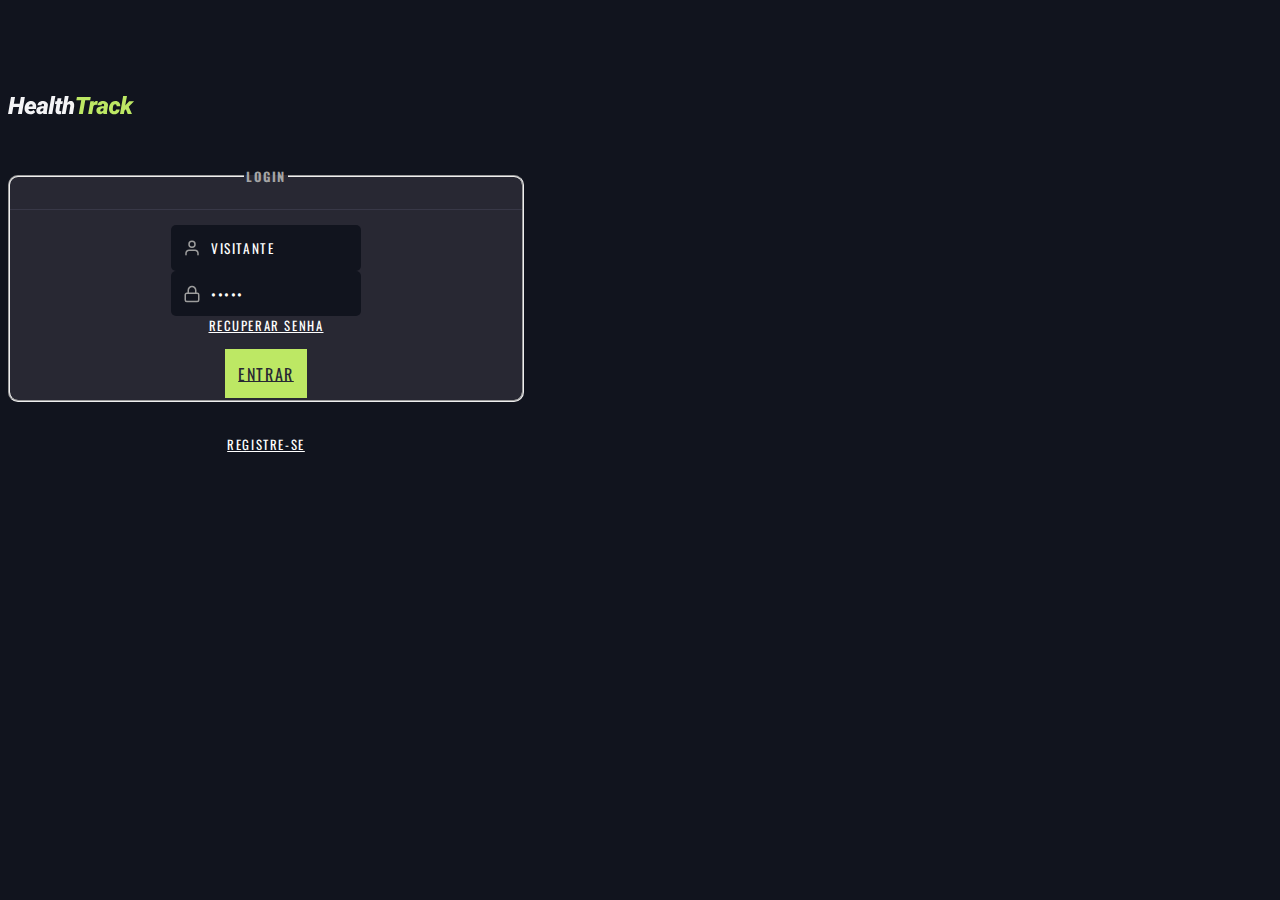
<file: index.html>
<!doctype html>
<html lang="pt-br">
<head>
    <meta charset="utf-8">
    <meta name="viewport" content="width=device-width, initial-scale=1">
    <link rel="icon" type="image/x-icon" href="./favicon.ico">
    <link href="https://cdn.jsdelivr.net/npm/bootstrap@5.0.2/dist/css/bootstrap.min.css" rel="stylesheet"
        integrity="sha384-EVSTQN3/azprG1Anm3QDgpJLIm9Nao0Yz1ztcQTwFspd3yD65VohhpuuCOmLASjC" crossorigin="anonymous">
    <link href="./css/style.css" rel="stylesheet">
    <link rel="preconnect" href="https://fonts.googleapis.com">
    <link rel="preconnect" href="https://fonts.gstatic.com" crossorigin>
    <link href="https://fonts.googleapis.com/css2?family=Oswald:wght@500&display=swap" rel="stylesheet">
    <title>HealthTrack</title>
</head>
<body>
    <header class="login">
        <div class="container">
            <figure id="logo"><img src="./img/logo.svg" alt="Logo HealthTrack"></figure>
        </div>
    </header>
    <div class="container">
        <form class="form-login">
            <fieldset class="fieldset-login">
                <legend>
                    <h1>Login</h1>
                </legend>
                <div class="fildset-content d-grid">
                    <div class="mb-3">
                        <input
                            type="email"
                            class="form-control form-user"
                            id="inputEmail"
                            aria-describedby="emailHelp"
                            value="Visitante"
                        >
                    </div>
                    <div class="mb-3">
                        <input
                            type="password"
                            class="form-control form-password"
                            id="inputPassword"
                            value="senha"
                        >
                    </div>
                    <div class="form-text"><a href="#">Recuperar senha</a></div>
                    <a href="./dashboard.html" class="btn btn-primary full-width">Entrar</a>
                </div>
            </fieldset>
            <div class="form-text"><a href="#">Registre-se</a></div>
        </form>
    </div>
    <script src="https://cdn.jsdelivr.net/npm/bootstrap@5.0.2/dist/js/bootstrap.bundle.min.js"
        integrity="sha384-MrcW6ZMFYlzcLA8Nl+NtUVF0sA7MsXsP1UyJoMp4YLEuNSfAP+JcXn/tWtIaxVXM"
        crossorigin="anonymous"></script>
</body>
</html>
</file>
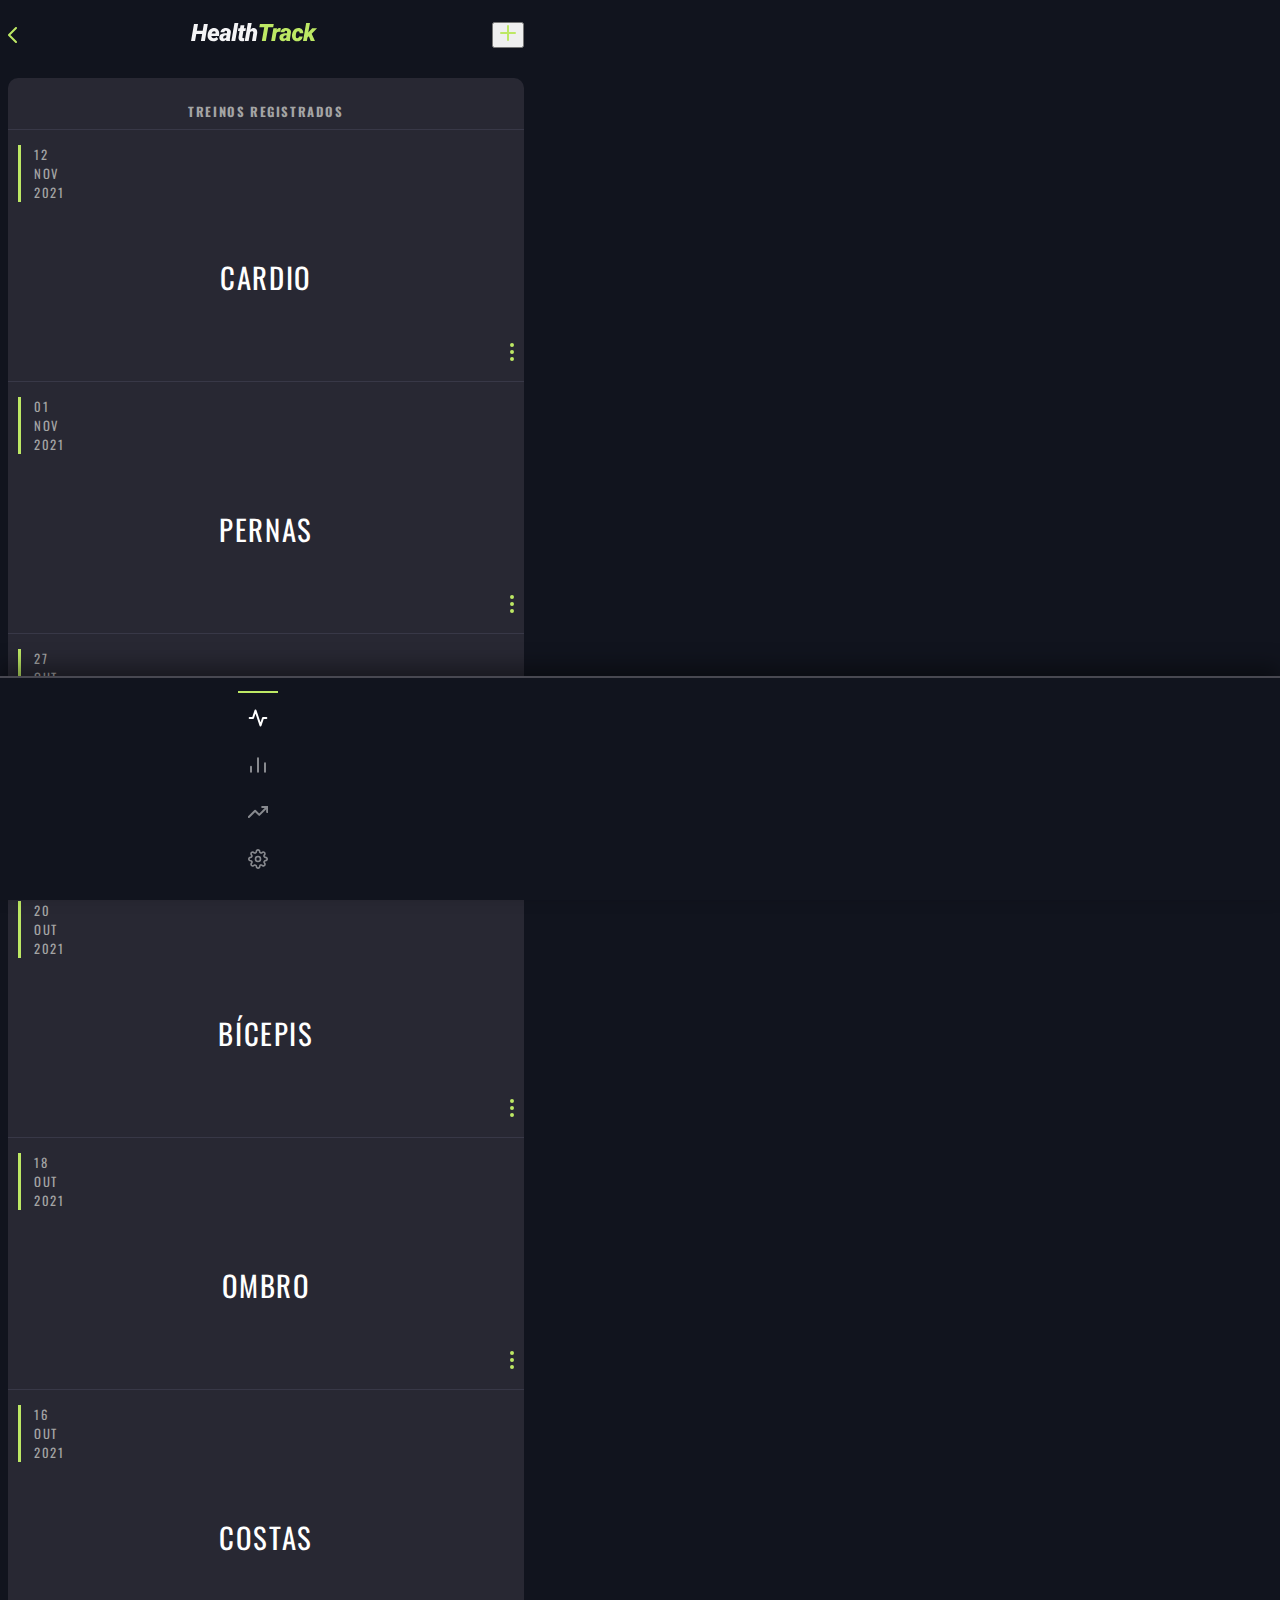
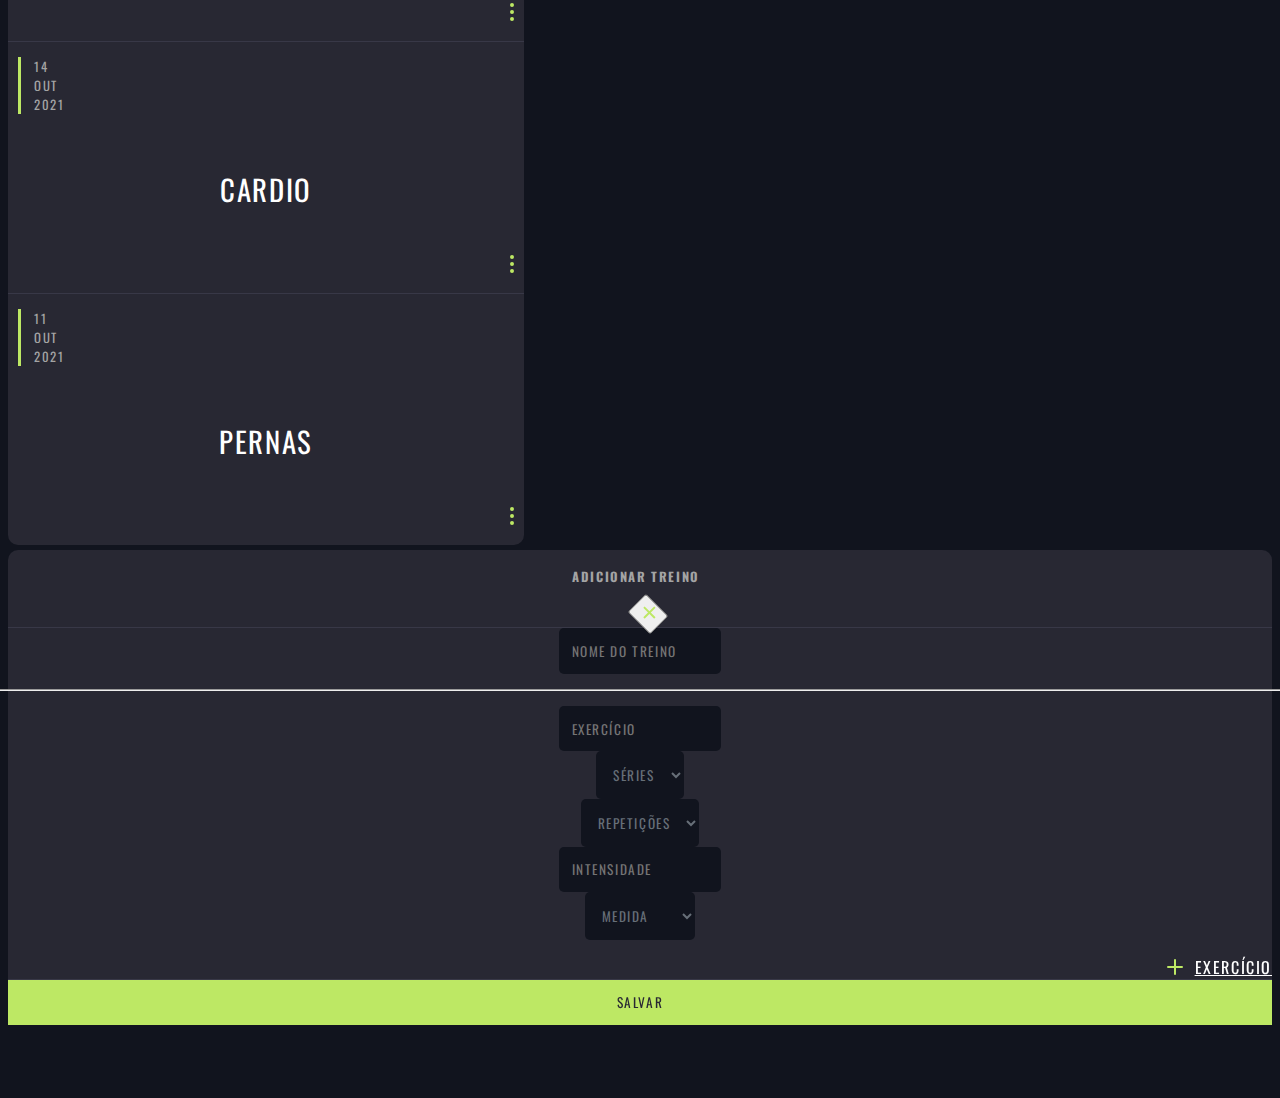
<file: activity.html>
<!doctype html>
<html lang="pt-br">
<head>
    <meta charset="utf-8">
    <meta name="viewport" content="width=device-width, initial-scale=1">
    <link rel="icon" type="image/x-icon" href="./favicon.ico">
    <link href="https://cdn.jsdelivr.net/npm/bootstrap@5.0.2/dist/css/bootstrap.min.css" rel="stylesheet"
        integrity="sha384-EVSTQN3/azprG1Anm3QDgpJLIm9Nao0Yz1ztcQTwFspd3yD65VohhpuuCOmLASjC" crossorigin="anonymous">
    <link href="./css/style.css" rel="stylesheet">
    <link rel="preconnect" href="https://fonts.googleapis.com">
    <link rel="preconnect" href="https://fonts.gstatic.com" crossorigin>
    <link href="https://fonts.googleapis.com/css2?family=Oswald:wght@500&display=swap" rel="stylesheet">
    <title>HealthTrack</title>
</head>
<body>
    <header class="container">
            <a href="./dashboard.html" class="btn btn-link"><img src="./img/arrow.svg" alt="Voltar"></a>
            <figure id="logo"><img src="./img/logo.svg" alt="Logo HealthTrack"></figure>
            <button type="button" class="btn btn-link" data-bs-toggle="modal" data-bs-target="#modal-activity">
                <img src="./img/add.svg" alt="Adicionar treino">
            </button>
    </header>
    <div class="container">
        <div class="card">
            <div class="card-title">
                <h1>Treinos registrados</h1>
            </div>
            <div class="card-body row">
                <div class="date col-sm-4">
                    <span>12</span>
                    <span>Nov</span>
                    <span>2021</span>
                </div>
                <div class="col-sm-4">
                    <p class="card-text"><span class="medium">Cardio</span></p>
                </div>
                <div class="add col-sm-4">
                    <a href="#" class="btn btn-link"><img src="./img/more.svg" alt="Ver detalhes"></a>
                </div>
            </div>
            <div class="card-body row">
                <div class="date col-sm-4">
                    <span>01</span>
                    <span>Nov</span>
                    <span>2021</span>
                </div>
                <div class="col-sm-4">
                    <p class="card-text"><span class="medium">Pernas</span></p>
                </div>
                <div class="add col-sm-4">
                    <a href="#" class="btn btn-link"><img src="./img/more.svg" alt="Ver detalhes"></a>
                </div>
            </div>
            <div class="card-body row">
                <div class="date col-sm-4">
                    <span>27</span>
                    <span>Out</span>
                    <span>2021</span>
                </div>
                <div class="col-sm-4">
                    <p class="card-text"><span class="medium">Trícepis</span></p>
                </div>
                <div class="add col-sm-4">
                    <a href="#" class="btn btn-link"><img src="./img/more.svg" alt="Ver detalhes"></a>
                </div>
            </div>
            <div class="card-body row">
                <div class="date col-sm-4">
                    <span>20</span>
                    <span>Out</span>
                    <span>2021</span>
                </div>
                <div class="col-sm-4">
                    <p class="card-text"><span class="medium">Bícepis</span></p>
                </div>
                <div class="add col-sm-4">
                    <a href="#" class="btn btn-link"><img src="./img/more.svg" alt="Ver detalhes"></a>
                </div>
            </div>
            <div class="card-body row">
                <div class="date col-sm-4">
                    <span>18</span>
                    <span>Out</span>
                    <span>2021</span>
                </div>
                <div class="col-sm-4">
                    <p class="card-text"><span class="medium">Ombro</span></p>
                </div>
                <div class="add col-sm-4">
                    <a href="#" class="btn btn-link"><img src="./img/more.svg" alt="Ver detalhes"></a>
                </div>
            </div>
            <div class="card-body row">
                <div class="date col-sm-4">
                    <span>16</span>
                    <span>Out</span>
                    <span>2021</span>
                </div>
                <div class="col-sm-4">
                    <p class="card-text"><span class="medium">Costas</span></p>
                </div>
                <div class="add col-sm-4">
                    <a href="#" class="btn btn-link"><img src="./img/more.svg" alt="Ver detalhes"></a>
                </div>
            </div>
            <div class="card-body row">
                <div class="date col-sm-4">
                    <span>14</span>
                    <span>Out</span>
                    <span>2021</span>
                </div>
                <div class="col-sm-4">
                    <p class="card-text"><span class="medium">Cardio</span></p>
                </div>
                <div class="add col-sm-4">
                    <a href="#" class="btn btn-link"><img src="./img/more.svg" alt="Ver detalhes"></a>
                </div>
            </div>
            <div class="card-body row">
                <div class="date col-sm-4">
                    <span>11</span>
                    <span>Out</span>
                    <span>2021</span>
                </div>
                <div class="col-sm-4">
                    <p class="card-text"><span class="medium">Pernas</span></p>
                </div>
                <div class="add col-sm-4">
                    <a href="#" class="btn btn-link"><img src="./img/more.svg" alt="Ver detalhes"></a>
                </div>
            </div>
        </div>
    </div>
    <footer>
        <ul class="nav container main-menu">
            <li class="nav-item col-3">
                <a href="#" class="btn btn-link active">
                    <img src="./img/activity.svg">
                </a>
            </li>
            <li class="nav-item col-3">
                <a href="./weigth.html" class="btn btn-link">
                    <img src="./img/bar-chart.svg">
                </a>
            </li>
            <li class="nav-item col-3">
                <a href="./traking.html" class="btn btn-link">
                    <img src="./img/trending.svg">
                </a>
            </li>
            <li class="nav-item col-3">
                <a href="./settings.html" class="btn btn-link">
                    <img src="./img/settings.svg">
                </a>
            </li>
        </ul>
    </footer>
    <div class="modal fade" id="modal-activity" tabindex="-1" aria-labelledby="modalLabel" aria-hidden="true">
        <div class="modal-dialog">
            <div class="modal-content">
                <div class="modal-header">
                    <h1 class="modal-title">Adicionar treino</h1>
                    <button type="button" class="btn btn-link rotate-45" data-bs-dismiss="modal" aria-label="Close">
                        <img src="./img/add.svg" alt="Fechar">
                    </button>
                </div>
                <div class="modal-body">
                    <div class="input-group">
                        <input type="text" class="form-control" aria-label="name" placeholder="Nome do treino">
                    </div>
                    <hr />
                    <div class="input-group">
                        <input type="text" class="form-control" aria-label="exercise" placeholder="Exercício">
                    </div>
                    <div class="row g-3">
                        <div class="col-sm-6">
                            <div class="input-group">
                                <select class="form-select">
                                    <option selected>Séries</option>
                                    <option value="1">x1</option>
                                    <option value="2">x2</option>
                                    <option value="3">x3</option>
                                    <option value="4">x4</option>
                                </select>
                            </div>
                        </div>
                        <div class="col-sm-6">
                            <div class="input-group">
                                <select class="form-select">
                                    <option selected>Repetições</option>
                                    <option value="1">1</option>
                                    <option value="8">8</option>
                                    <option value="12">12</option>
                                    <option value="15">15</option>
                                </select>
                            </div>
                        </div>
                    </div>
                    <div class="row g-3">
                        <div class="col-sm-6">
                            <div class="input-group">
                                <input type="text" class="form-control" aria-label="intensity" placeholder="Intensidade">
                            </div>
                        </div>
                        <div class="col-sm-6">
                            <div class="input-group">
                                <select class="form-select">
                                    <option selected>Medida</option>
                                    <option value="kmh">KM/H</option>
                                    <option value="km">KM</option>
                                    <option value="s">Segundos</option>
                                    <option value="m">Minutos</option>
                                    <option value="h">Horas</option>
                                    <option value="KG">KG</option>
                                </select>
                            </div>
                        </div>
                    </div>
                    <a href="#" class="btn btn-link btn-link-icon">
                        <img src="./img/add.svg" alt="Adicionar Exercício">
                        Exercício
                    </a>
                </div>
                <div class="modal-footer">
                    <button type="button" class="btn btn-primary" data-bs-dismiss="modal">Salvar</button>
                </div>
            </div>
        </div>
    </div>
    <script src="https://cdn.jsdelivr.net/npm/bootstrap@5.0.2/dist/js/bootstrap.bundle.min.js"
        integrity="sha384-MrcW6ZMFYlzcLA8Nl+NtUVF0sA7MsXsP1UyJoMp4YLEuNSfAP+JcXn/tWtIaxVXM"
        crossorigin="anonymous"></script>
</body>
</html>
</file>
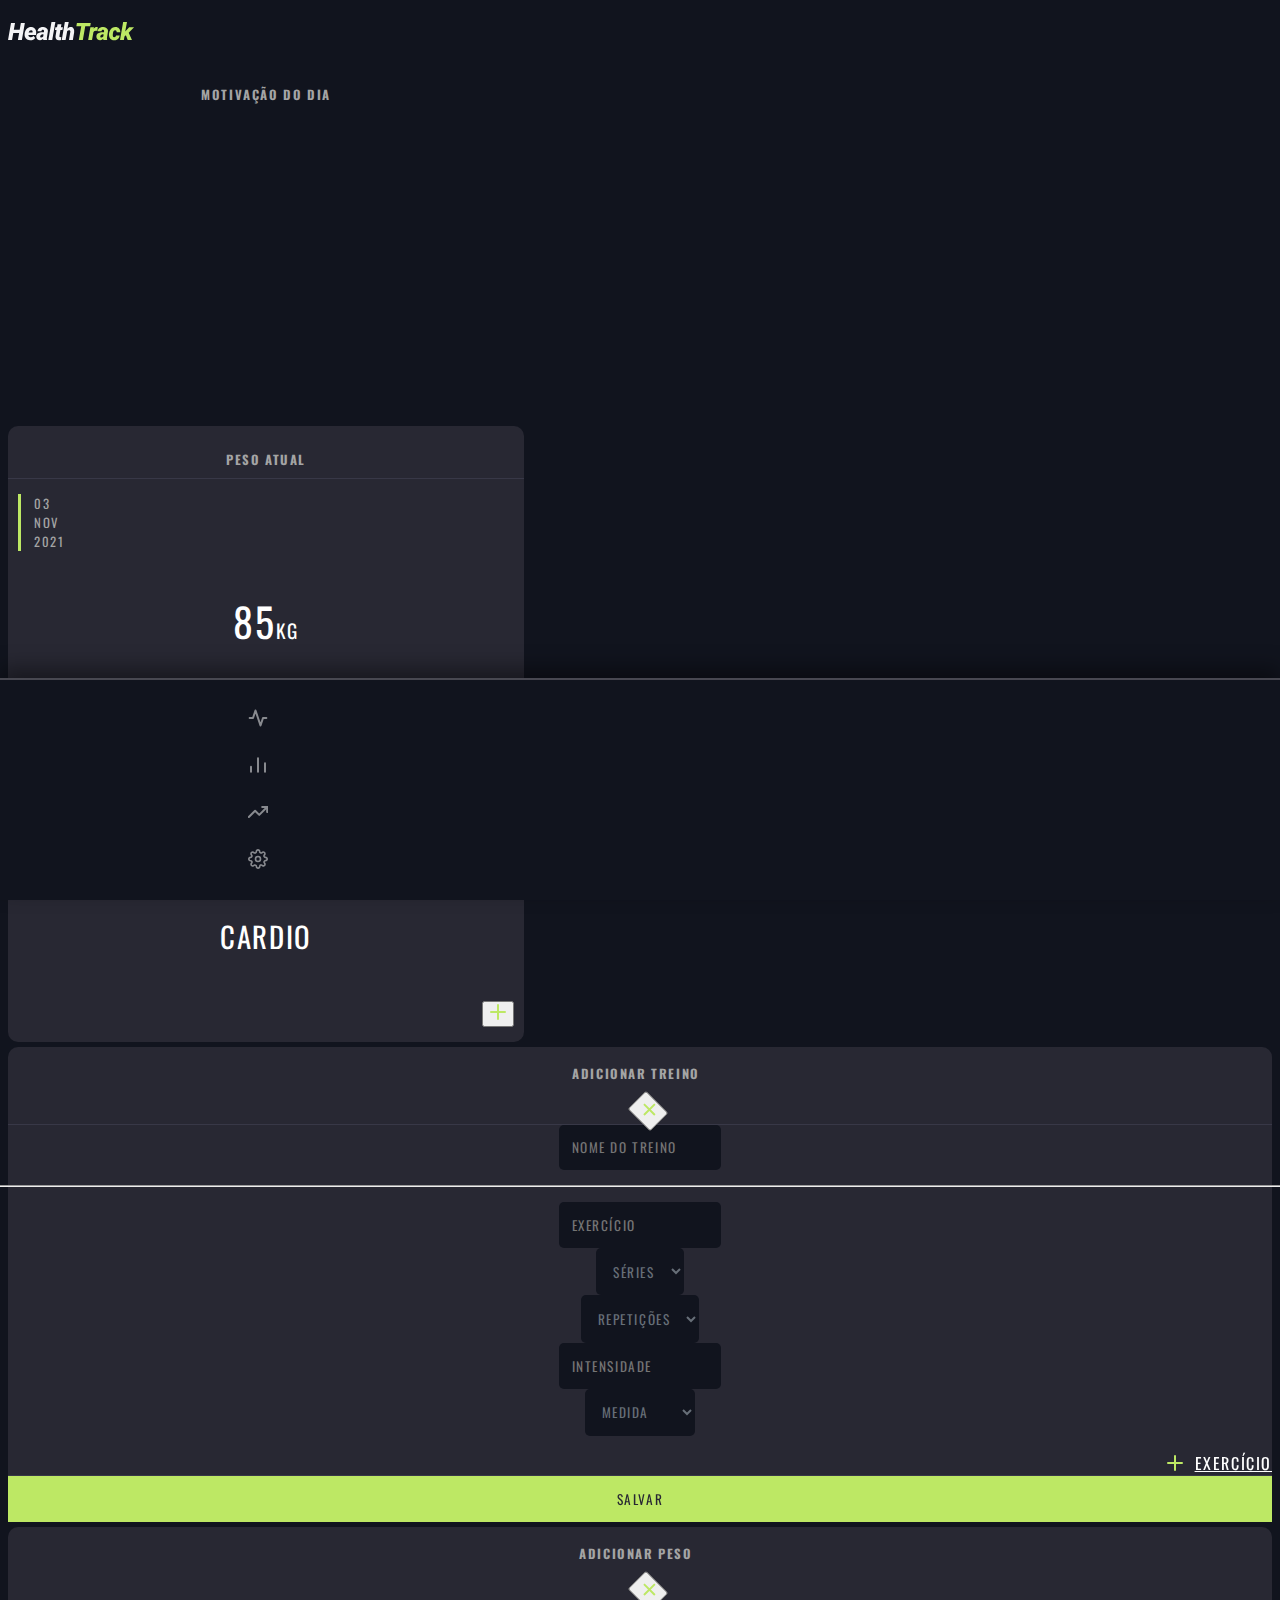
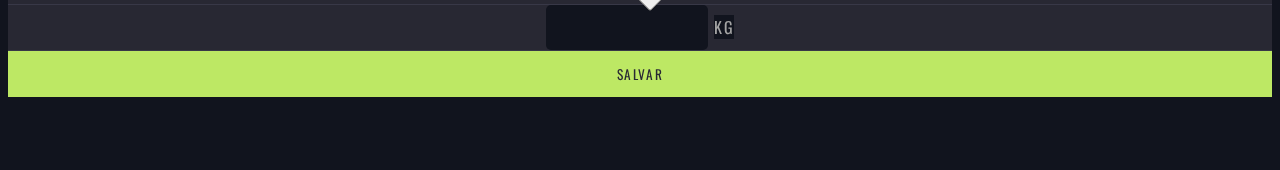
<file: dashboard.html>
<!doctype html>
<html lang="pt-br">
<head>
    <meta charset="utf-8">
    <meta name="viewport" content="width=device-width, initial-scale=1">
    <link rel="icon" type="image/x-icon" href="./favicon.ico">
    <link href="https://cdn.jsdelivr.net/npm/bootstrap@5.0.2/dist/css/bootstrap.min.css" rel="stylesheet"
        integrity="sha384-EVSTQN3/azprG1Anm3QDgpJLIm9Nao0Yz1ztcQTwFspd3yD65VohhpuuCOmLASjC" crossorigin="anonymous">
    <link href="./css/style.css" rel="stylesheet">
    <link rel="preconnect" href="https://fonts.googleapis.com">
    <link rel="preconnect" href="https://fonts.gstatic.com" crossorigin>
    <link href="https://fonts.googleapis.com/css2?family=Oswald:wght@500&display=swap" rel="stylesheet">
    <title>HealthTrack</title>
</head>
<body>
    <header>
        <div class="container">
            <figure id="logo"><img src="./img/logo.svg" alt="Logo HealthTrack"></figure>
        </div>
    </header>
    <div class="container">
        <h1>Motivação do dia</h1>
        <div class="player">
            <iframe
                src="https://player.vimeo.com/video/326760644?h=efc753af99&color=BDE864" class="iframe"
                frameborder="0" allow="autoplay; fullscreen; picture-in-picture" allowfullscreen>
            </iframe>
        </div>
        <script src="https://player.vimeo.com/api/player.js"></script>
        <div class="card">
            <div class="card-title">
                <h1>Peso Atual</h1>
            </div>
            <div class="card-body row">
                <div class="date col-sm-4">
                    <span>03</span>
                    <span>Nov</span>
                    <span>2021</span>
                </div>
                <div class="col-sm-4">
                    <p class="card-text">85<span class="small">kg</span></p>
                </div>
                <div class="add col-sm-4">
                    <button type="button" class="btn btn-link" data-bs-toggle="modal" data-bs-target="#modal-weigth">
                        <img src="./img/add.svg" alt="Adicionar peso">
                    </button>
                </div>
            </div>
        </div>
        <div class="card">
            <div class="card-title">
                <h1>Último treino</h1>
            </div>
            <div class="card-body row">
                <div class="date col-sm-4">
                    <span>12</span>
                    <span>Nov</span>
                    <span>2021</span>
                </div>
                <div class="col-sm-4">
                    <p class="card-text"><span class="medium">Cardio</span></p>
                </div>
                <div class="add col-sm-4">
                    <button type="button" class="btn btn-link" data-bs-toggle="modal" data-bs-target="#modal-activity">
                        <img src="./img/add.svg" alt="Adicionar treino">
                    </button>
                </div>
            </div>
        </div>
    </div>
    <footer>
        <ul class="nav container main-menu">
            <li class="nav-item col-3">
                <a href="./activity.html" class="btn btn-link">
                    <img src="./img/activity.svg">
                </a>
            </li>
            <li class="nav-item col-3">
                <a href="./weigth.html" class="btn btn-link">
                    <img src="./img/bar-chart.svg">
                </a>
            </li>
            <li class="nav-item col-3">
                <a href="./traking.html" class="btn btn-link">
                    <img src="./img/trending.svg">
                </a>
            </li>
            <li class="nav-item col-3">
                <a href="./settings.html" class="btn btn-link">
                    <img src="./img/settings.svg">
                </a>
            </li>
        </ul>
    </footer>
    <div class="modal fade" id="modal-activity" tabindex="-1" aria-labelledby="modalLabel" aria-hidden="true">
        <div class="modal-dialog">
            <div class="modal-content">
                <div class="modal-header">
                    <h1 class="modal-title">Adicionar treino</h1>
                    <button type="button" class="btn btn-link rotate-45" data-bs-dismiss="modal" aria-label="Close">
                        <img src="./img/add.svg" alt="Fechar">
                    </button>
                </div>
                <div class="modal-body">
                    <div class="input-group">
                        <input type="text" class="form-control" aria-label="name" placeholder="Nome do treino">
                    </div>
                    <hr />
                    <div class="input-group">
                        <input type="text" class="form-control" aria-label="exercise" placeholder="Exercício">
                    </div>
                    <div class="row g-3">
                        <div class="col-sm-6">
                            <div class="input-group">
                                <select class="form-select">
                                    <option selected>Séries</option>
                                    <option value="1">x1</option>
                                    <option value="2">x2</option>
                                    <option value="3">x3</option>
                                    <option value="4">x4</option>
                                </select>
                            </div>
                        </div>
                        <div class="col-sm-6">
                            <div class="input-group">
                                <select class="form-select">
                                    <option selected>Repetições</option>
                                    <option value="1">1</option>
                                    <option value="8">8</option>
                                    <option value="12">12</option>
                                    <option value="15">15</option>
                                </select>
                            </div>
                        </div>
                    </div>
                    <div class="row g-3">
                        <div class="col-sm-6">
                            <div class="input-group">
                                <input type="text" class="form-control" aria-label="intensity" placeholder="Intensidade">
                            </div>
                        </div>
                        <div class="col-sm-6">
                            <div class="input-group">
                                <select class="form-select">
                                    <option selected>Medida</option>
                                    <option value="kmh">KM/H</option>
                                    <option value="km">KM</option>
                                    <option value="s">Segundos</option>
                                    <option value="m">Minutos</option>
                                    <option value="h">Horas</option>
                                    <option value="KG">KG</option>
                                </select>
                            </div>
                        </div>
                    </div>
                    <a href="#" class="btn btn-link btn-link-icon"><img src="./img/add.svg"
                            alt="Adicionar Exercício">Exercício</a>
                </div>
                <div class="modal-footer">
                    <button type="button" class="btn btn-primary" data-bs-dismiss="modal">Salvar</button>
                </div>
            </div>
        </div>
    </div>
    <div class="modal fade" id="modal-weigth" tabindex="-1" aria-labelledby="modalLabel" aria-hidden="true">
        <div class="modal-dialog">
            <div class="modal-content">
                <div class="modal-header">
                    <h1 class="modal-title">Adicionar peso</h1>
                    <button type="button" class="btn btn-link rotate-45" data-bs-dismiss="modal" aria-label="Close">
                        <img src="./img/add.svg" alt="Fechar">
                    </button>
                </div>
                <div class="modal-body">
                    <div class="input-group">
                        <input type="number" class="form-control" min="0" aria-label="weigth">
                        <span class="input-group-text">KG</span>
                    </div>
                </div>
                <div class="modal-footer">
                    <button type="button" class="btn btn-primary" data-bs-dismiss="modal">Salvar</button>
                </div>
            </div>
        </div>
    </div>
    <script src="https://cdn.jsdelivr.net/npm/bootstrap@5.0.2/dist/js/bootstrap.bundle.min.js"
        integrity="sha384-MrcW6ZMFYlzcLA8Nl+NtUVF0sA7MsXsP1UyJoMp4YLEuNSfAP+JcXn/tWtIaxVXM"
        crossorigin="anonymous"></script>
</body>
</html>
</file>
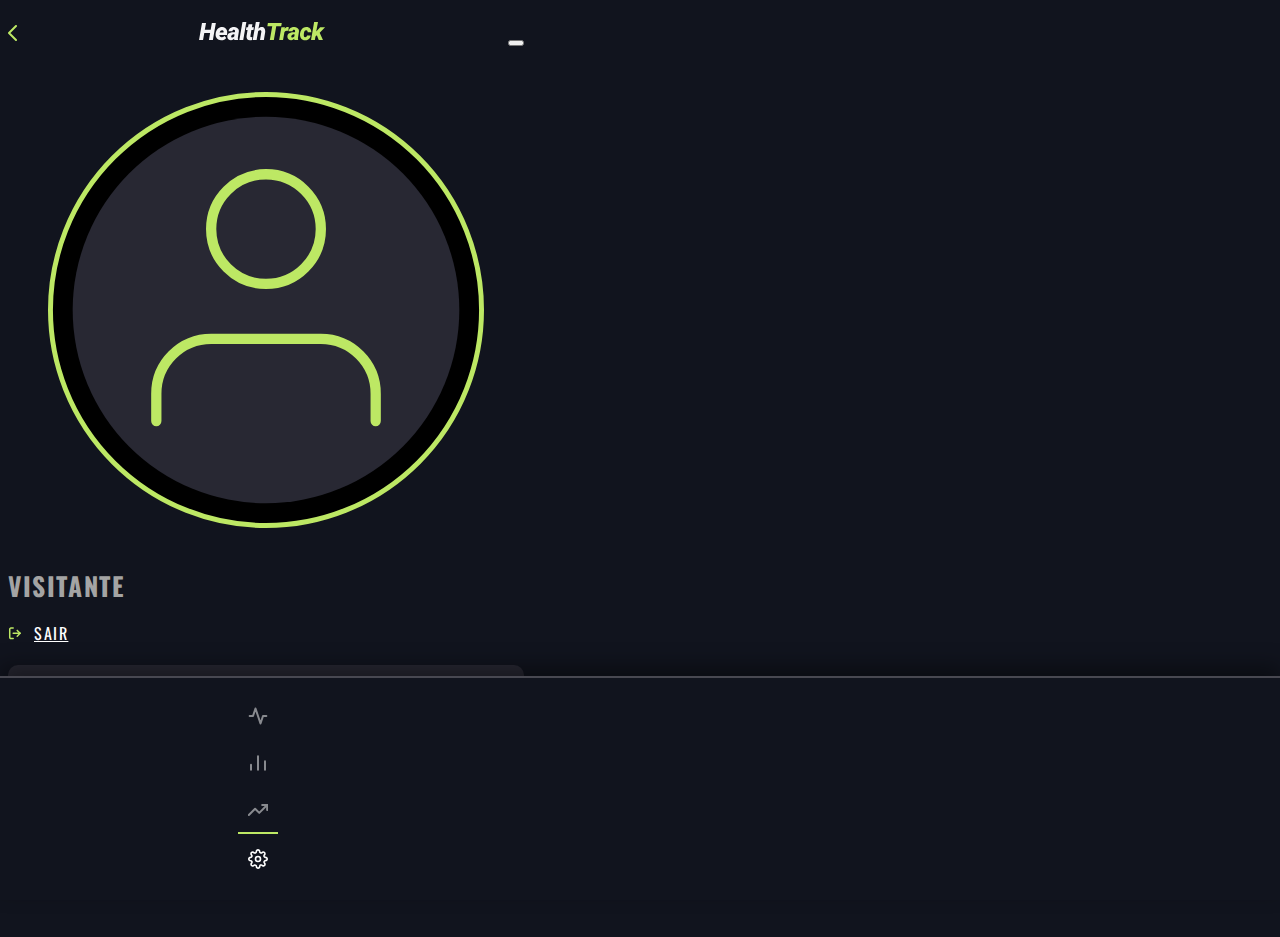
<file: settings.html>
<!doctype html>
<html lang="pt-br">
<head>
    <meta charset="utf-8">
    <meta name="viewport" content="width=device-width, initial-scale=1">
    <link rel="icon" type="image/x-icon" href="./favicon.ico">
    <link href="https://cdn.jsdelivr.net/npm/bootstrap@5.0.2/dist/css/bootstrap.min.css" rel="stylesheet"
        integrity="sha384-EVSTQN3/azprG1Anm3QDgpJLIm9Nao0Yz1ztcQTwFspd3yD65VohhpuuCOmLASjC" crossorigin="anonymous">
    <link href="./css/style.css" rel="stylesheet">
    <link rel="preconnect" href="https://fonts.googleapis.com">
    <link rel="preconnect" href="https://fonts.gstatic.com" crossorigin>
    <link href="https://fonts.googleapis.com/css2?family=Oswald:wght@500&display=swap" rel="stylesheet">
    <title>HealthTrack</title>
</head>
<body>
    <header class="container">
            <a href="./dashboard.html" class="btn btn-link"><img src="./img/arrow.svg" alt="Voltar"></a>
            <figure id="logo"><img src="./img/logo.svg" alt="Logo HealthTrack"></figure>
            <button type="button" class="btn btn-link">
            </button>
    </header>
    <div class="container settings">
        <div class="row user-picture">
            <div class="col-sm-4">
                <figure>
                    <img src="./img/user-picture.svg" alt="Foto de usuário">
                </figure>
            </div>
            <div class="col-sm-8 user-data">
                <div class="col-12">
                <h1>Visitante</h1>
                <a href="./index.html" class="btn btn-link btn-link-icon">
                    <img src="./img/log-out.svg" alt="Sair">
                    Sair
                </a></div>
            </div>
        </div>
        <div class="card">
            <div class="card-title">
                <h1>Configurações</h1>
            </div>
            <div class="card-body row">
                <a href="#" class="btn btn-link btn-link-icon">
                    <img src="./img/user_green.svg" alt="Editar Perfil">
                    Editar Perfil
                </a>
                <a href="#" class="btn btn-link btn-link-icon">
                    <img src="./img/lock_green.svg" alt="Alterar Senha">
                    Alterar Senha
                </a>
                <a href="#" class="btn btn-link btn-link-icon">
                    <img src="./img/trash_green.svg" alt="Deletar Conta">
                    Deletar Conta
                </a>
            </div>
        </div>
    </div>
    <footer>
        <ul class="nav container main-menu">
            <li class="nav-item col-3">
                <a href="./activity.html" class="btn btn-link">
                    <img src="./img/activity.svg">
                </a>
            </li>
            <li class="nav-item col-3">
                <a href="./weigth.html" class="btn btn-link">
                    <img src="./img/bar-chart.svg">
                </a>
            </li>
            <li class="nav-item col-3">
                <a href="./traking.html" class="btn btn-link">
                    <img src="./img/trending.svg">
                </a>
            </li>
            <li class="nav-item col-3">
                <a href="#" class="btn btn-link active">
                    <img src="./img/settings.svg">
                </a>
            </li>
        </ul>
    </footer>
    <script src="https://cdn.jsdelivr.net/npm/bootstrap@5.0.2/dist/js/bootstrap.bundle.min.js"
        integrity="sha384-MrcW6ZMFYlzcLA8Nl+NtUVF0sA7MsXsP1UyJoMp4YLEuNSfAP+JcXn/tWtIaxVXM"
        crossorigin="anonymous"></script>
</body>
</html>
</file>
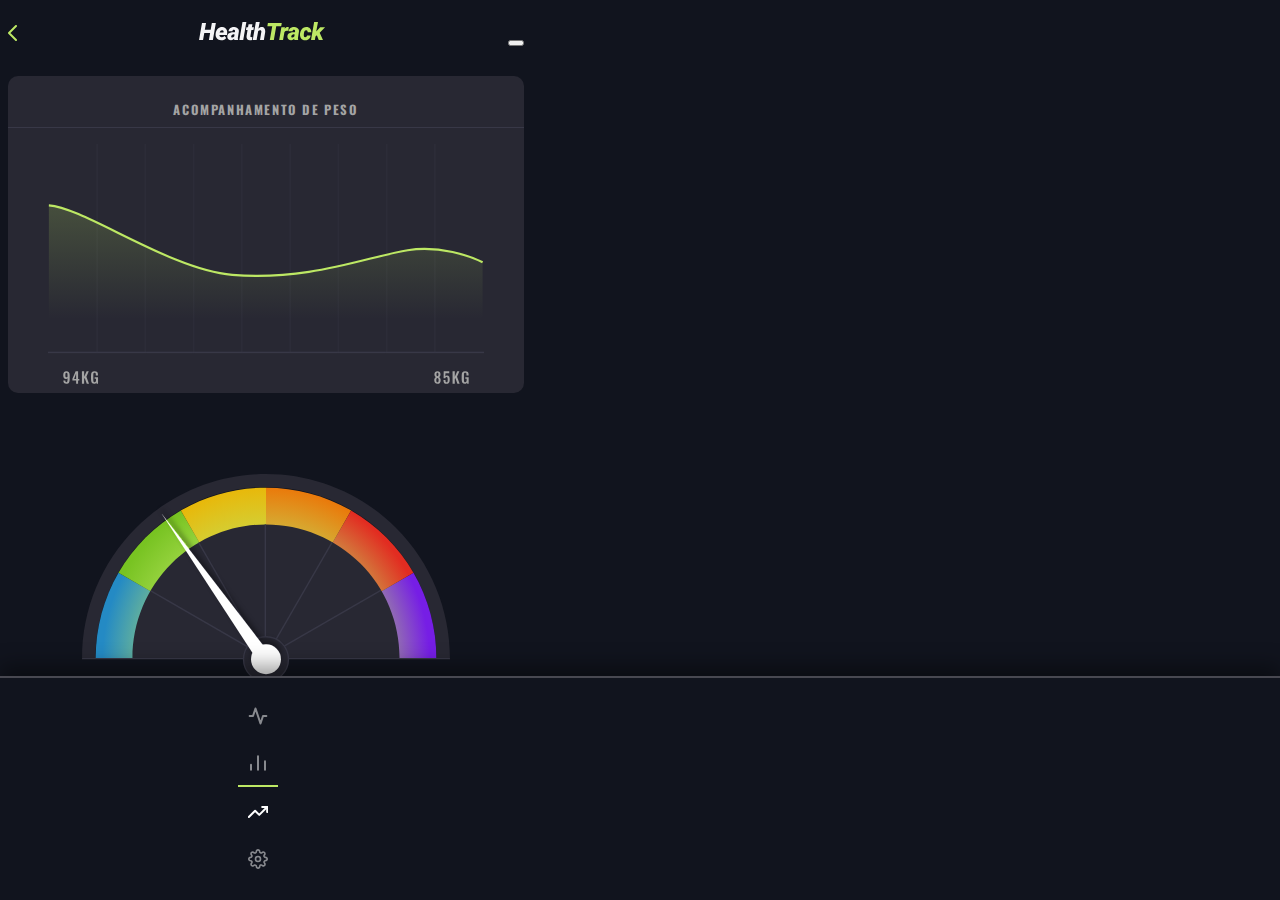
<file: traking.html>
<!doctype html>
<html lang="pt-br">
<head>
    <meta charset="utf-8">
    <meta name="viewport" content="width=device-width, initial-scale=1">
    <link rel="icon" type="image/x-icon" href="./favicon.ico">
    <link href="https://cdn.jsdelivr.net/npm/bootstrap@5.0.2/dist/css/bootstrap.min.css" rel="stylesheet"
        integrity="sha384-EVSTQN3/azprG1Anm3QDgpJLIm9Nao0Yz1ztcQTwFspd3yD65VohhpuuCOmLASjC" crossorigin="anonymous">
    <link href="./css/style.css" rel="stylesheet">
    <link rel="preconnect" href="https://fonts.googleapis.com">
    <link rel="preconnect" href="https://fonts.gstatic.com" crossorigin>
    <link href="https://fonts.googleapis.com/css2?family=Oswald:wght@500&display=swap" rel="stylesheet">
    <title>HealthTrack</title>
</head>
<body>
    <header class="container">
            <a href="./dashboard.html" class="btn btn-link"><img src="./img/arrow.svg" alt="Voltar"></a>
            <figure id="logo"><img src="./img/logo.svg" alt="Logo HealthTrack"></figure>
            <button type="button" class="btn btn-link">
            </button>
    </header>
    <div class="container">
        <div class="card">
            <div class="card-title">
                <h1>Acompanhamento de peso</h1>
            </div>
            <div class="card-body graph-weigth row">
                <figure>
                    <img src="./img/graph-weigth.svg" alt="Gráfico de peso">
                </figure>
            </div>
        </div>
        <div class="graph-imc">
            <figure>
                <img src="./img/graph-imc.svg" alt="Gráfico de peso">
            </figure>
        </div>
    </div>
    <footer>
        <ul class="nav container main-menu">
            <li class="nav-item col-3">
                <a href="./activity.html" class="btn btn-link">
                    <img src="./img/activity.svg">
                </a>
            </li>
            <li class="nav-item col-3">
                <a href="./weigth.html" class="btn btn-link">
                    <img src="./img/bar-chart.svg">
                </a>
            </li>
            <li class="nav-item col-3">
                <a href="#" class="btn btn-link active">
                    <img src="./img/trending.svg">
                </a>
            </li>
            <li class="nav-item col-3">
                <a href="./settings.html" class="btn btn-link">
                    <img src="./img/settings.svg">
                </a>
            </li>
        </ul>
    </footer>
    <script src="https://cdn.jsdelivr.net/npm/bootstrap@5.0.2/dist/js/bootstrap.bundle.min.js"
        integrity="sha384-MrcW6ZMFYlzcLA8Nl+NtUVF0sA7MsXsP1UyJoMp4YLEuNSfAP+JcXn/tWtIaxVXM"
        crossorigin="anonymous"></script>
</body>
</html>
</file>
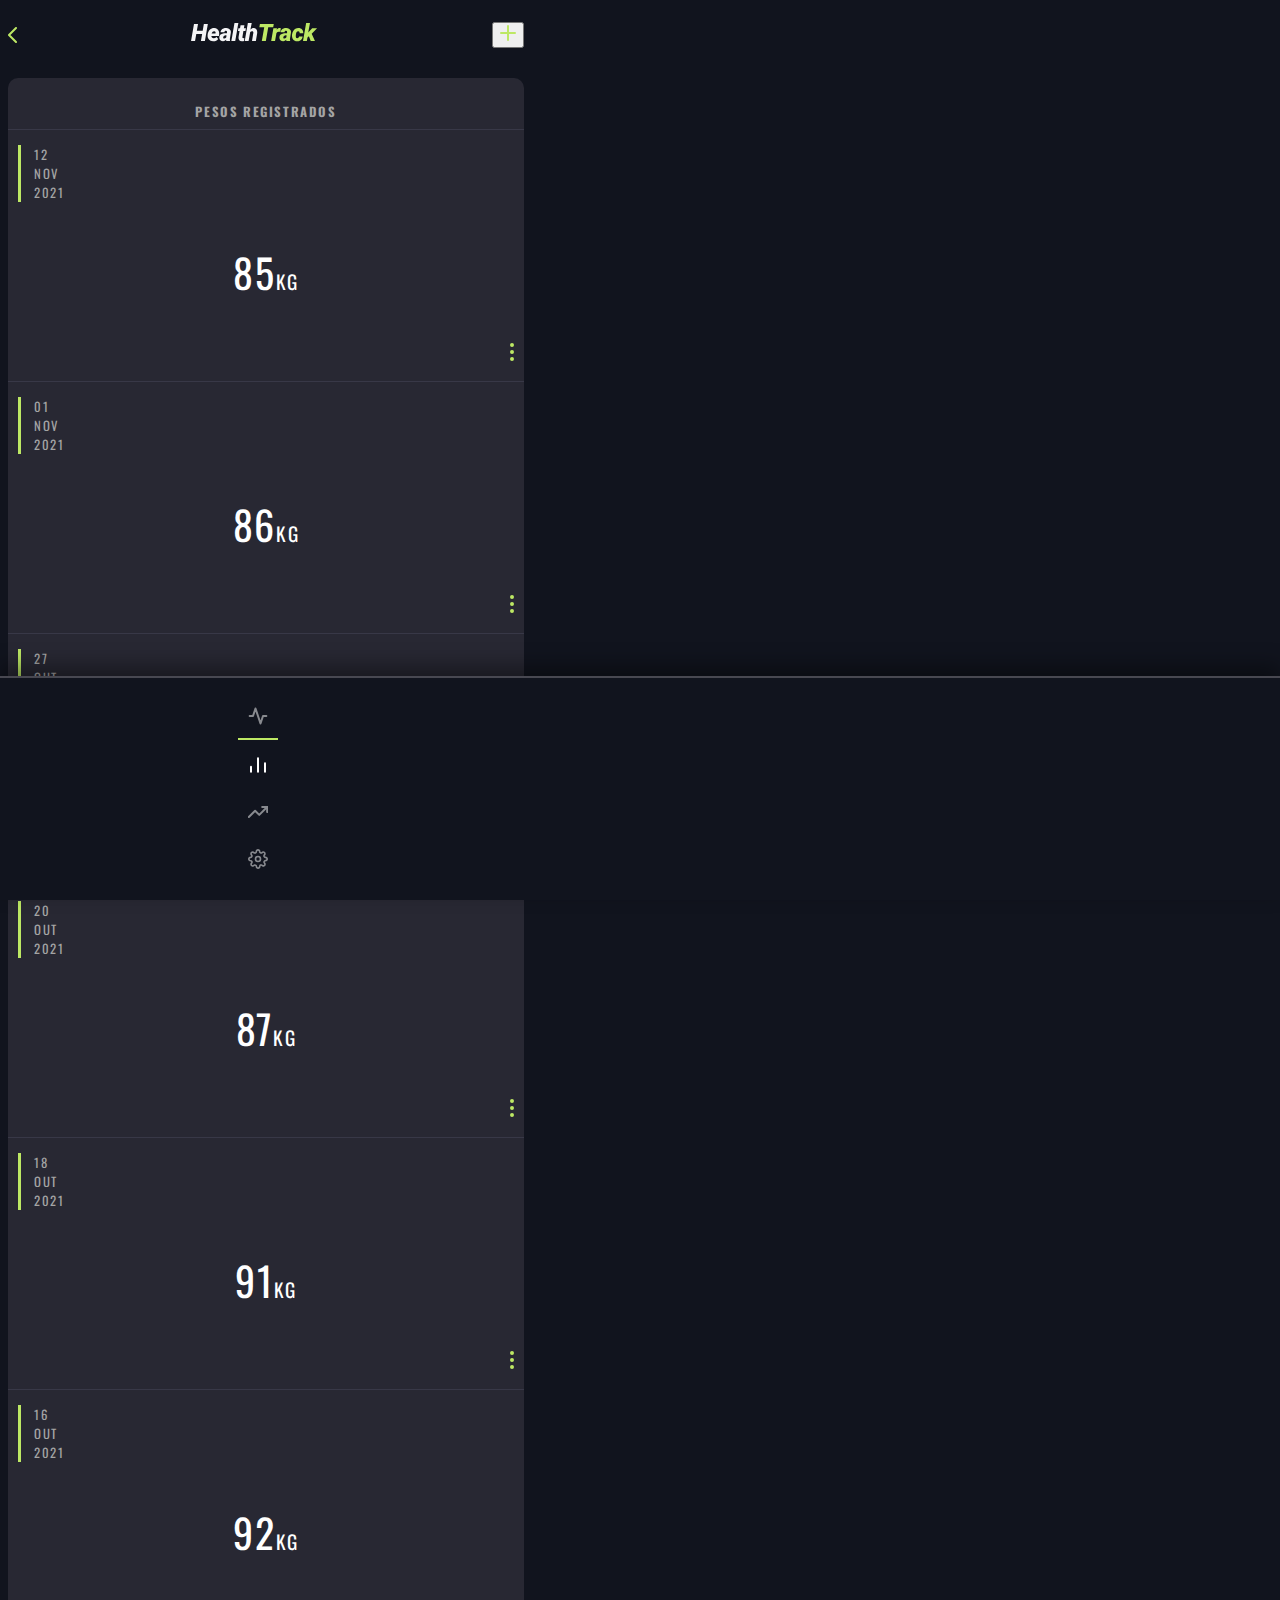
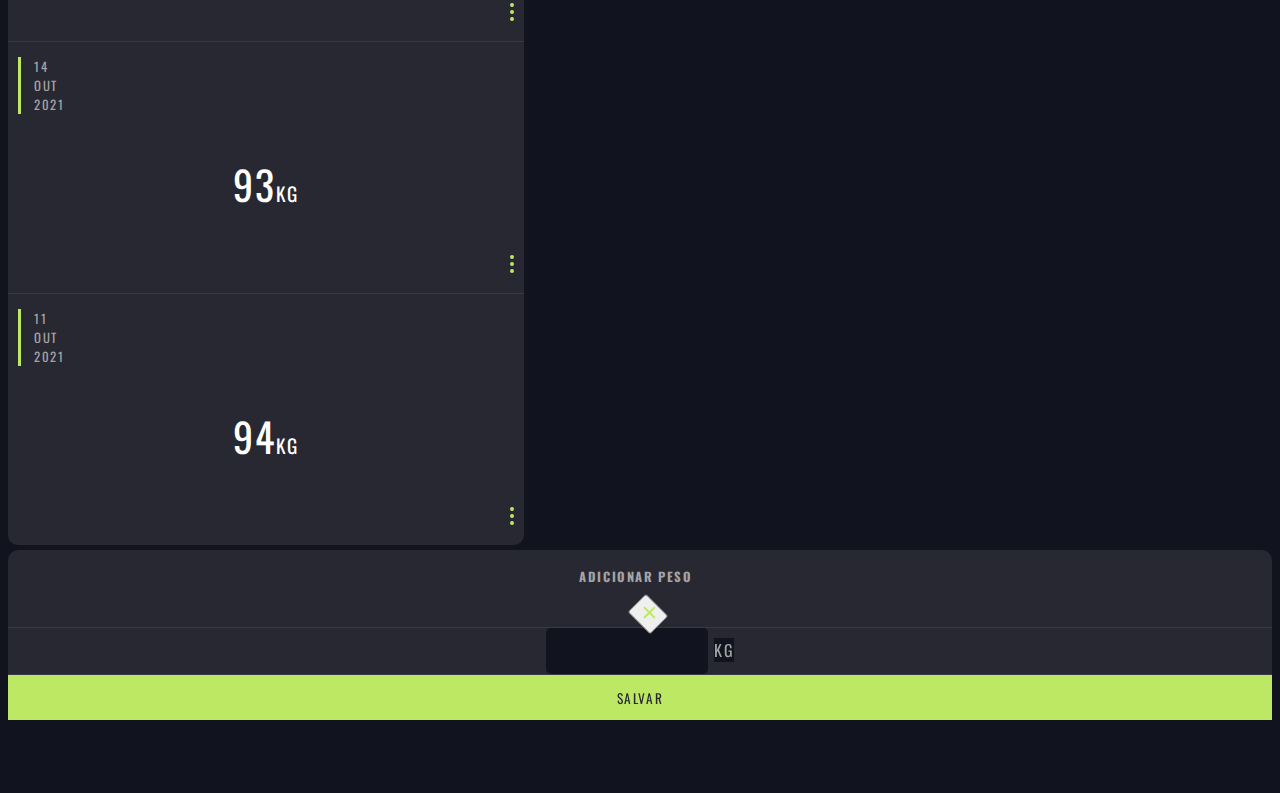
<file: weigth.html>
<!doctype html>
<html lang="pt-br">
<head>
    <meta charset="utf-8">
    <meta name="viewport" content="width=device-width, initial-scale=1">
    <link rel="icon" type="image/x-icon" href="./favicon.ico">
    <link href="https://cdn.jsdelivr.net/npm/bootstrap@5.0.2/dist/css/bootstrap.min.css" rel="stylesheet"
        integrity="sha384-EVSTQN3/azprG1Anm3QDgpJLIm9Nao0Yz1ztcQTwFspd3yD65VohhpuuCOmLASjC" crossorigin="anonymous">
    <link href="./css/style.css" rel="stylesheet">
    <link rel="preconnect" href="https://fonts.googleapis.com">
    <link rel="preconnect" href="https://fonts.gstatic.com" crossorigin>
    <link href="https://fonts.googleapis.com/css2?family=Oswald:wght@500&display=swap" rel="stylesheet">
    <title>HealthTrack</title>
</head>
<body>
    <header class="container">
            <a href="./dashboard.html" class="btn btn-link">
                <img src="./img/arrow.svg" alt="Voltar">
            </a>
            <figure id="logo"><img src="./img/logo.svg" alt="Logo HealthTrack"></figure>
            <button type="button" class="btn btn-link" data-bs-toggle="modal" data-bs-target="#modal-weigth">
                <img src="./img/add.svg" alt="Adicionar peso">
            </button>
    </header>
    <div class="container">
        <div class="card">
            <div class="card-title">
                <h1>Pesos registrados</h1>
            </div>
            <div class="card-body row">
                <div class="date col-sm-4">
                    <span>12</span>
                    <span>Nov</span>
                    <span>2021</span>
                </div>
                <div class="col-sm-4">
                    <p class="card-text">85<span class="small">kg</span></p>
                </div>
                <div class="add col-sm-4">
                    <a href="#" class="btn btn-link">
                        <img src="./img/more.svg" alt="Ver detalhes">
                    </a>
                </div>
            </div>
            <div class="card-body row">
                <div class="date col-sm-4">
                    <span>01</span>
                    <span>Nov</span>
                    <span>2021</span>
                </div>
                <div class="col-sm-4">
                    <p class="card-text">86<span class="small">kg</span></p>
                </div>
                <div class="add col-sm-4">
                    <a href="#" class="btn btn-link"><img src="./img/more.svg" alt="Ver detalhes"></a>
                </div>
            </div>
            <div class="card-body row">
                <div class="date col-sm-4">
                    <span>27</span>
                    <span>Out</span>
                    <span>2021</span>
                </div>
                <div class="col-sm-4">
                    <p class="card-text">88<span class="small">kg</span></p>
                </div>
                <div class="add col-sm-4">
                    <a href="#" class="btn btn-link"><img src="./img/more.svg" alt="Ver detalhes"></a>
                </div>
            </div>
            <div class="card-body row">
                <div class="date col-sm-4">
                    <span>20</span>
                    <span>Out</span>
                    <span>2021</span>
                </div>
                <div class="col-sm-4">
                    <p class="card-text">87<span class="small">kg</span></p>
                </div>
                <div class="add col-sm-4">
                    <a href="#" class="btn btn-link"><img src="./img/more.svg" alt="Ver detalhes"></a>
                </div>
            </div>
            <div class="card-body row">
                <div class="date col-sm-4">
                    <span>18</span>
                    <span>Out</span>
                    <span>2021</span>
                </div>
                <div class="col-sm-4">
                    <p class="card-text">91<span class="small">kg</span></p>
                </div>
                <div class="add col-sm-4">
                    <a href="#" class="btn btn-link"><img src="./img/more.svg" alt="Ver detalhes"></a>
                </div>
            </div>
            <div class="card-body row">
                <div class="date col-sm-4">
                    <span>16</span>
                    <span>Out</span>
                    <span>2021</span>
                </div>
                <div class="col-sm-4">
                    <p class="card-text">92<span class="small">kg</span></p>
                </div>
                <div class="add col-sm-4">
                    <a href="#" class="btn btn-link"><img src="./img/more.svg" alt="Ver detalhes"></a>
                </div>
            </div>
            <div class="card-body row">
                <div class="date col-sm-4">
                    <span>14</span>
                    <span>Out</span>
                    <span>2021</span>
                </div>
                <div class="col-sm-4">
                    <p class="card-text">93<span class="small">kg</span></p>
                </div>
                <div class="add col-sm-4">
                    <a href="#" class="btn btn-link"><img src="./img/more.svg" alt="Ver detalhes"></a>
                </div>
            </div>
            <div class="card-body row">
                <div class="date col-sm-4">
                    <span>11</span>
                    <span>Out</span>
                    <span>2021</span>
                </div>
                <div class="col-sm-4">
                    <p class="card-text">94<span class="small">kg</span></p>
                </div>
                <div class="add col-sm-4">
                    <a href="#" class="btn btn-link"><img src="./img/more.svg" alt="Ver detalhes"></a>
                </div>
            </div>
        </div>
    </div>
    <footer>
        <ul class="nav container main-menu">
            <li class="nav-item col-3">
                <a href="./activity.html" class="btn btn-link">
                    <img src="./img/activity.svg">
                </a>
            </li>
            <li class="nav-item col-3">
                <a href="#" class="btn btn-link active">
                    <img src="./img/bar-chart.svg">
                </a>
            </li>
            <li class="nav-item col-3">
                <a href="./traking.html" class="btn btn-link">
                    <img src="./img/trending.svg">
                </a>
            </li>
            <li class="nav-item col-3">
                <a href="./settings.html" class="btn btn-link">
                    <img src="./img/settings.svg">
                </a>
            </li>
        </ul>
    </footer>
    <div class="modal fade" id="modal-weigth" tabindex="-1" aria-labelledby="modalLabel" aria-hidden="true">
        <div class="modal-dialog">
            <div class="modal-content">
                <div class="modal-header">
                    <h1 class="modal-title">Adicionar peso</h1>
                    <button type="button" class="btn btn-link rotate-45" data-bs-dismiss="modal" aria-label="Close">
                        <img src="./img/add.svg" alt="Fechar">
                    </button>
                </div>
                <div class="modal-body">
                    <div class="input-group">
                        <input type="number" class="form-control" min="0" aria-label="weigth">
                        <span class="input-group-text">KG</span>
                    </div>
                </div>
                <div class="modal-footer">
                    <button type="button" class="btn btn-primary" data-bs-dismiss="modal">Salvar</button>
                </div>
            </div>
        </div>
    </div>
    <script src="https://cdn.jsdelivr.net/npm/bootstrap@5.0.2/dist/js/bootstrap.bundle.min.js"
        integrity="sha384-MrcW6ZMFYlzcLA8Nl+NtUVF0sA7MsXsP1UyJoMp4YLEuNSfAP+JcXn/tWtIaxVXM"
        crossorigin="anonymous"></script>
</body>
</html>
</file>
<file: css/style.css>
* {
    font-family: 'Oswald', sans-serif;
    text-transform: uppercase;
    text-align: center;
    letter-spacing: .1rem;
    outline: none;
}

body {
    background-color: #11141E;
    padding-bottom: 60px;
}

h1,
.date > span {
    font-size: .8rem;
    color: #A4A4A4;
}

p {
    font-size: 2.5rem;
}

p > .small {
    font-size: 1.2rem;
}

p > .medium {
    font-size: 1.8rem;
}

p,
a,
a:hover,
a:focus {
    color: #fff;
}

header {
    display: flex;
    flex-direction: row;
    justify-content: space-between;
    align-items: flex-end;
    padding: 14px 0 30px 0;
}

hr {
    background-color: #383847;
    margin: 15px -15px;
    opacity: 1;
}

.login {
    padding: 88px 0 38px 0;
}

#logo {
    position: relative;
    margin: auto 0;
}

.container {
    max-width: 516px;
}

fieldset,
.card {
    background-color: #282833;
    border-radius: 10px;
    padding: 15px 0 0 0;
    position: relative;
    margin: 0 auto 5px auto;
}

.modal-content {
    background-color: #282833;
    border-radius: 10px;
    padding: 2px 0 0 0;
    position: relative;
    margin: 0 auto 5px auto;
}

.fieldset-login {
    margin-bottom: 33px;
}

.card-body,
.fildset-content {
    border-top: 1px solid #383847;
    padding: 15px 10px;
    margin: 0;
}

.btn-primary,
.btn-primary:focus {
    padding: .8rem;
    text-transform: uppercase;
    color: #282833;
    background-color: #BDE864;
    border: none;
}

.btn-primary:hover {
    color: #282833;
    background-color: #d9ff89;
}

.btn-link,
.btn-link:focus,
.btn-link:hover {
    color: #fff;
}


.btn-link-icon {
    margin-top: 15px;
    align-items: center;
    display: flex;
    justify-content: flex-end;
}

.btn-link-icon img {
    padding-right: 12px;
}

.form-login .form-control {
    padding-left: 40px;
}

.form-control,
.form-control:focus,
.form-select {
    border-radius: 5px;
    border: none;
    color: #fff;
    background-color: #11141E;
    text-align: left;
    padding: .8rem;
    text-transform: uppercase;
}


.form-select {
    color: #676f78;
}

option {
    text-align: left;
    text-transform: uppercase;
}

.form-user {
    background: #11141E url('../img/user.svg') 12px center no-repeat;
}

.form-password {
    background: #11141E url('../img/lock.svg') 12px center no-repeat;
}

.form-text {
    margin: 0 0 26px 0;
    font-size: .8rem;
}

.input-group-text {
    color: #A4A4A4;
    background-color: #11141e;
    border: none;
}

.player {
    padding: 56.25% 0 0 0;
    position: relative;
    margin-bottom: 24px;
}

.iframe {
    position: absolute;
    top: 0;
    left: 0;
    width: 100%;
    height: 100%;
    border-radius: 10px;
}

.date {
    display: flex;
    flex-direction: row;
    justify-content: center;
}

.date span {
    text-align: left;
    border-top: 3px solid #BDE864;
    padding: 5px 5px 0 5px;
}

.add {
    display: flex;
    align-items: center;
    justify-content: center;
}

footer {
    position: fixed;
    left: 0;
    bottom: 0;
    width: 100%;
    border-top: 2px solid #484851;
    background-color: #11141E;
    -webkit-box-shadow: 0px -10px 20px 0px rgba(0,0,0,0.4); 
    box-shadow: 0px -10px 20px 0px rgba(0,0,0,0.4);
}

.main-menu {
    padding: 0;
}

.main-menu .nav-item {
    display: flex;
    align-content: center;
}

.main-menu a {
    padding: 12px 12px 15px;
    align-content: center;
    justify-content: center;
    display: flex;
    width: 100%;
}

.main-menu a:hover img {
    opacity: 1;
    transition: .3s;
}

.main-menu .active img {
    opacity: 1;
    border-top: 2px solid #BDE864;
    margin-top: -15px;
    padding: 15px 10px 0;
}

.main-menu img {
    opacity: .5;
    transition: .3s;
}

.rotate-45 {
    transform: rotate(45deg);
}

.modal-header {
    border-bottom: 1px solid #383847;
    padding: 0 0 0 1rem;
}

.modal-title {
    margin: 15px 0 15px 30px;
    width: calc(100% - 84px);
}

.modal-body .row {
    margin-top: 0;
}

.modal-footer {
    border-top: 1px solid #383847;
    justify-content: normal;
    display: grid;
}

.graph-weigth,
.graph-weigth figure,
.graph-imc {
    padding: 0;
}

.graph-imc {
    max-height: 400px;
    overflow: hidden;
}

.graph-weigth img,
.graph-imc img {
    width: 100%;
}

.user-picture {
    margin: 0 0 20px 0;
}

.user-picture figure img {
    width: 100%;
}

.user-picture h1 {
    font-size: 1.6rem;
}

.user-data {
    display: flex;
    align-items: center;
    flex-direction: row;
    justify-content: flex-start;
}

.user-data h1 {
    text-align: left;
}

.settings .btn-link-icon {
    justify-content: flex-start;
}

/* Larger than mobile */
@media (min-width: 576px) {
    .date {
        flex-direction: column;
    }
    .date span {
        text-align: left;
        border-left: 3px solid #BDE864;
        border-top: none;
        padding: 0 0 0 13px;
    }
    .add {
        justify-content: end;
    }
}
</file>
